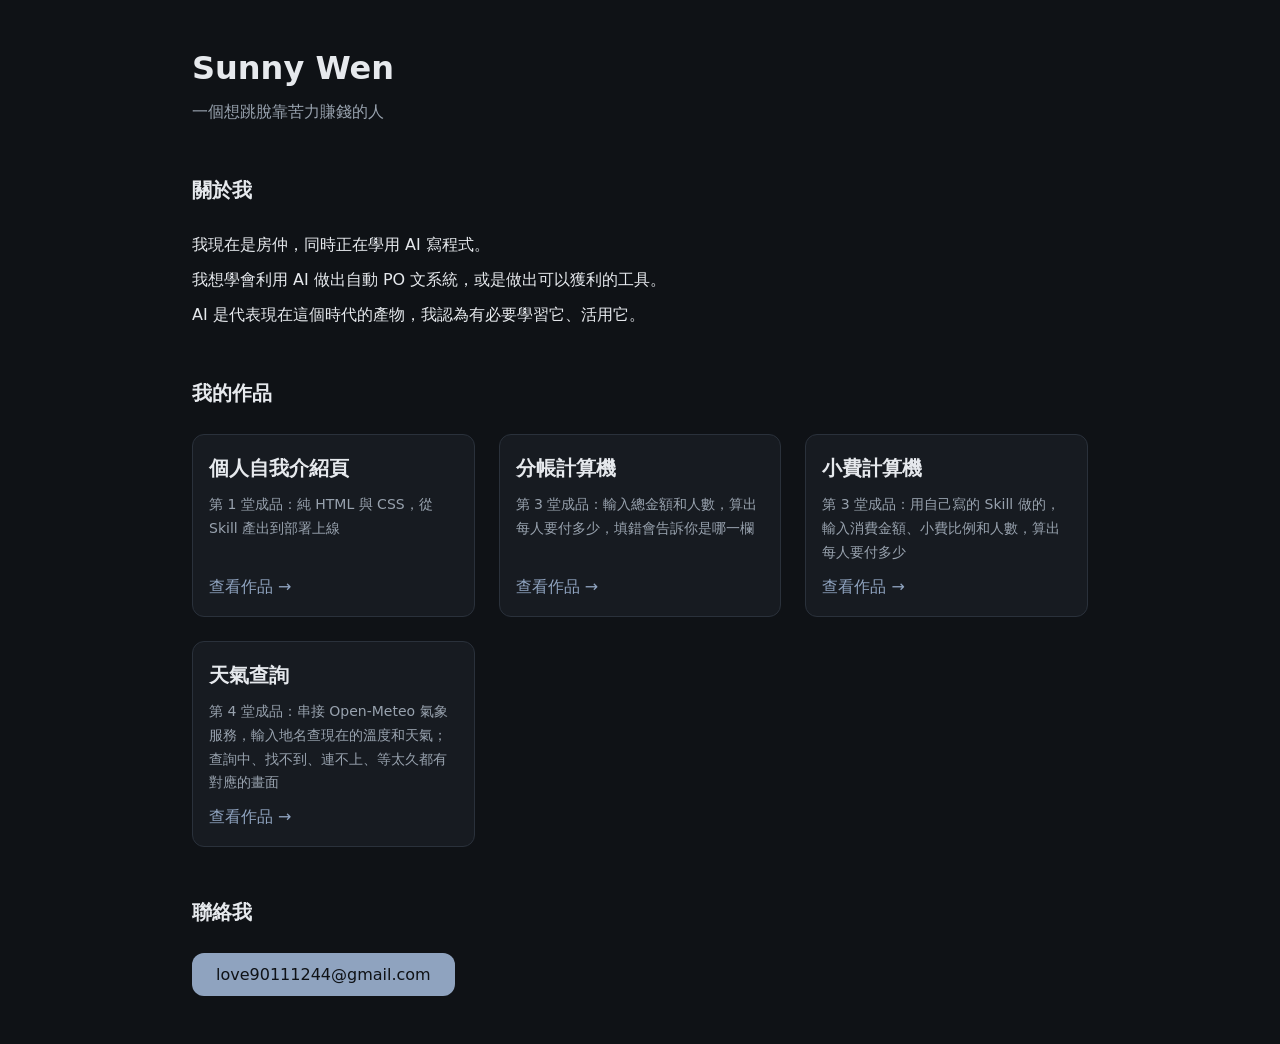
<file: index.html>
<!DOCTYPE html>
<html lang="zh-Hant">
<head>
  <meta charset="UTF-8">
  <meta name="viewport" content="width=device-width, initial-scale=1.0">
  <title>Sunny Wen · 作品集</title>
  <meta name="description" content="Sunny Wen 的作品集：一個想跳脫靠苦力賺錢的人，正在學用 AI 做出能獲利的工具。">
  <link rel="stylesheet" href="styles/design-tokens.css">
  <link rel="stylesheet" href="styles/main.css">
</head>
<body>
  <main class="page">

    <!-- 區塊：開頭 · 用途：名字與一句話介紹，讓人一眼知道我是誰 · 不建議刪，這是首頁的門面 -->
    <header class="hero">
      <h1 class="hero__name">Sunny Wen</h1>
      <p class="hero__tagline">一個想跳脫靠苦力賺錢的人</p>
    </header>

    <!-- 區塊：關於我 · 用途：三到四句說明我在做什麼、為什麼學 AI · 不需要可整段刪掉 -->
    <section class="about" aria-labelledby="about-title">
      <h2 class="section-title" id="about-title">關於我</h2>
      <p>我現在是房仲，同時正在學用 AI 寫程式。</p>
      <p>我想學會利用 AI 做出自動 PO 文系統，或是做出可以獲利的工具。</p>
      <p>AI 是代表現在這個時代的產物，我認為有必要學習它、活用它。</p>
    </section>

    <!-- 區塊：作品列表 · 用途：列出每週成品，之後每一堂的作品都加在這裡 · 不建議刪，這是作品集的核心 -->
    <section class="works" aria-labelledby="works-title">
      <h2 class="section-title" id="works-title">我的作品</h2>
      <ul class="works__list">
        <li class="work-card">
          <h3 class="work-card__title">個人自我介紹頁</h3>
          <p class="work-card__desc">第 1 堂成品：純 HTML 與 CSS，從 Skill 產出到部署上線</p>
          <a class="work-card__link" href="https://10-15-seven.vercel.app" target="_blank" rel="noopener">查看作品 →</a>
        </li>
        <li class="work-card">
          <h3 class="work-card__title">分帳計算機</h3>
          <p class="work-card__desc">第 3 堂成品：輸入總金額和人數，算出每人要付多少，填錯會告訴你是哪一欄</p>
          <a class="work-card__link" href="tools/split.html">查看作品 →</a>
        </li>
        <li class="work-card">
          <h3 class="work-card__title">小費計算機</h3>
          <p class="work-card__desc">第 3 堂成品：用自己寫的 Skill 做的，輸入消費金額、小費比例和人數，算出每人要付多少</p>
          <a class="work-card__link" href="tools/tip.html">查看作品 →</a>
        </li>
        <li class="work-card">
          <h3 class="work-card__title">天氣查詢</h3>
          <p class="work-card__desc">第 4 堂成品：串接 Open-Meteo 氣象服務，輸入地名查現在的溫度和天氣；查詢中、找不到、連不上、等太久都有對應的畫面</p>
          <a class="work-card__link" href="tools/weather.html" target="_blank" rel="noopener">查看作品 →</a>
        </li>
      </ul>
    </section>

    <!-- 區塊：聯絡方式 · 用途：讓看完的人找得到我 · 不需要可整段刪掉 -->
    <section class="contact" aria-labelledby="contact-title">
      <h2 class="section-title" id="contact-title">聯絡我</h2>
      <a class="contact__button" href="mailto:love90111244@gmail.com">love90111244@gmail.com</a>
    </section>

  </main>
</body>
</html>
</file>
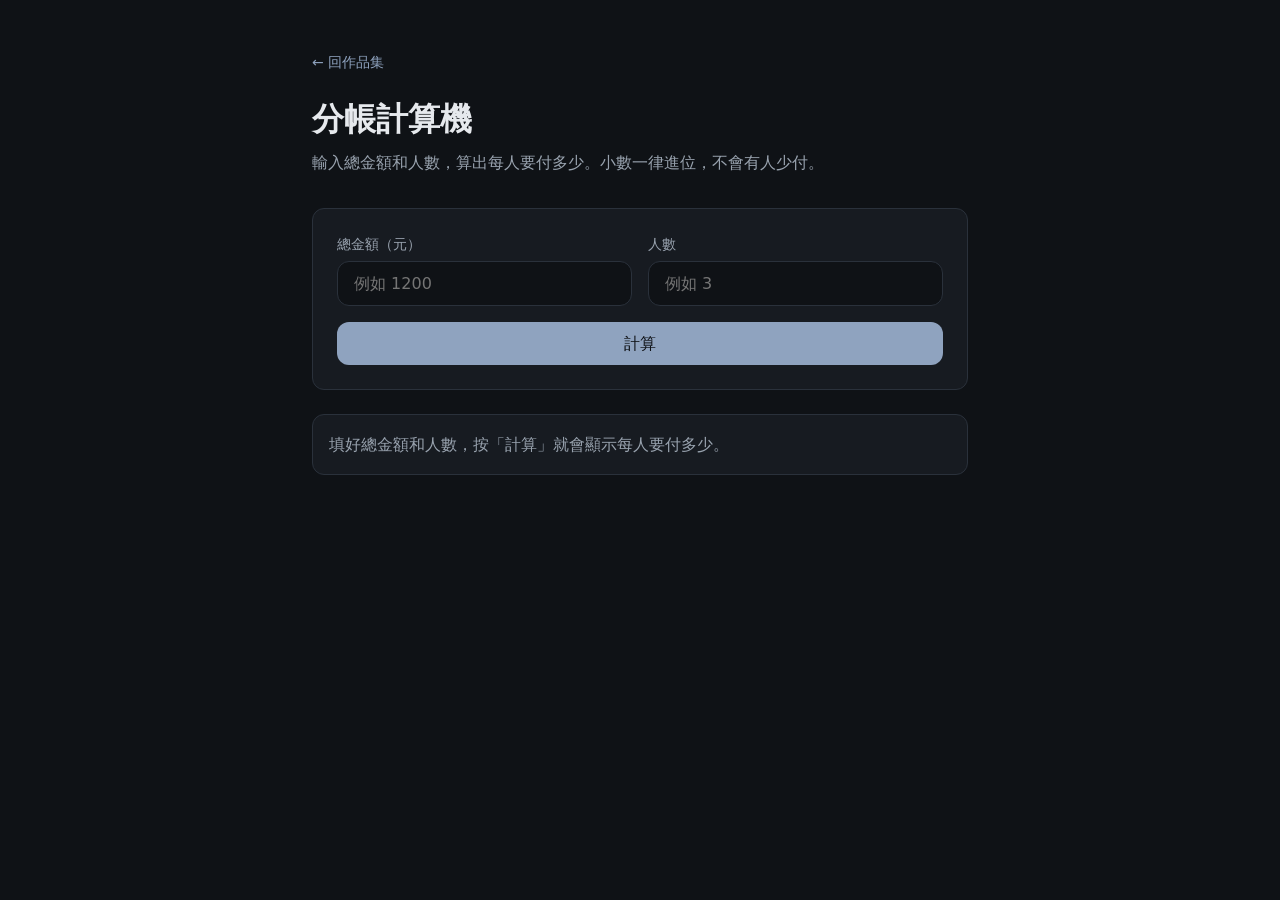
<file: tools/split.html>
<!DOCTYPE html>
<html lang="zh-Hant">
<head>
  <meta charset="UTF-8">
  <meta name="viewport" content="width=device-width, initial-scale=1.0">
  <title>分帳計算機 · Sunny Wen</title>
  <meta name="description" content="輸入總金額和人數，算出每人要付多少，小數一律進位。">
  <link rel="stylesheet" href="../styles/design-tokens.css">
  <link rel="stylesheet" href="../styles/main.css">
  <link rel="stylesheet" href="../styles/tools.css">
</head>
<body>
  <main class="page page--tool">

    <!-- 區塊：返回連結 · 用途：讓人從工具頁回到作品集首頁 · 不建議刪，否則手機上只能按上一頁 -->
    <a class="back-link" href="../index.html">← 回作品集</a>

    <!-- 區塊：工具標題 · 用途：說明這個工具做什麼、怎麼算 · 不建議刪 -->
    <header class="tool-header">
      <h1 class="tool-title">分帳計算機</h1>
      <p class="tool-intro">輸入總金額和人數，算出每人要付多少。小數一律進位，不會有人少付。</p>
    </header>

    <!-- 區塊：輸入表單 · 用途：兩個輸入欄加計算按鈕 · 不可刪，這是工具本體
         id（total、people、split-form、calc-button）是給 JS 找元素用的名牌，改了 scripts/split.js 要一起改 -->
    <form class="tool-form" id="split-form" novalidate>
      <div class="field">
        <label class="field__label" for="total">總金額（元）</label>
        <input class="field__input" id="total" name="total" type="text" inputmode="decimal" autocomplete="off" placeholder="例如 1200">
      </div>
      <div class="field">
        <label class="field__label" for="people">人數</label>
        <input class="field__input" id="people" name="people" type="text" inputmode="numeric" autocomplete="off" placeholder="例如 3">
      </div>
      <button class="tool-button" id="calc-button" type="submit">計算</button>
    </form>

    <!-- 區塊：結果 · 用途：顯示三種狀態（還沒填／填錯了／算出來了） · 不可刪
         id（result、result-main、result-detail）改了 scripts/split.js 要一起改；aria-live 讓螢幕閱讀器在內容改變時自動念出來 -->
    <section class="result result--empty" id="result" aria-live="polite">
      <p class="result__main" id="result-main">填好總金額和人數，按「計算」就會顯示每人要付多少。</p>
      <p class="result__detail" id="result-detail"></p>
    </section>

  </main>
  <script src="../scripts/split.js"></script>
</body>
</html>
</file>
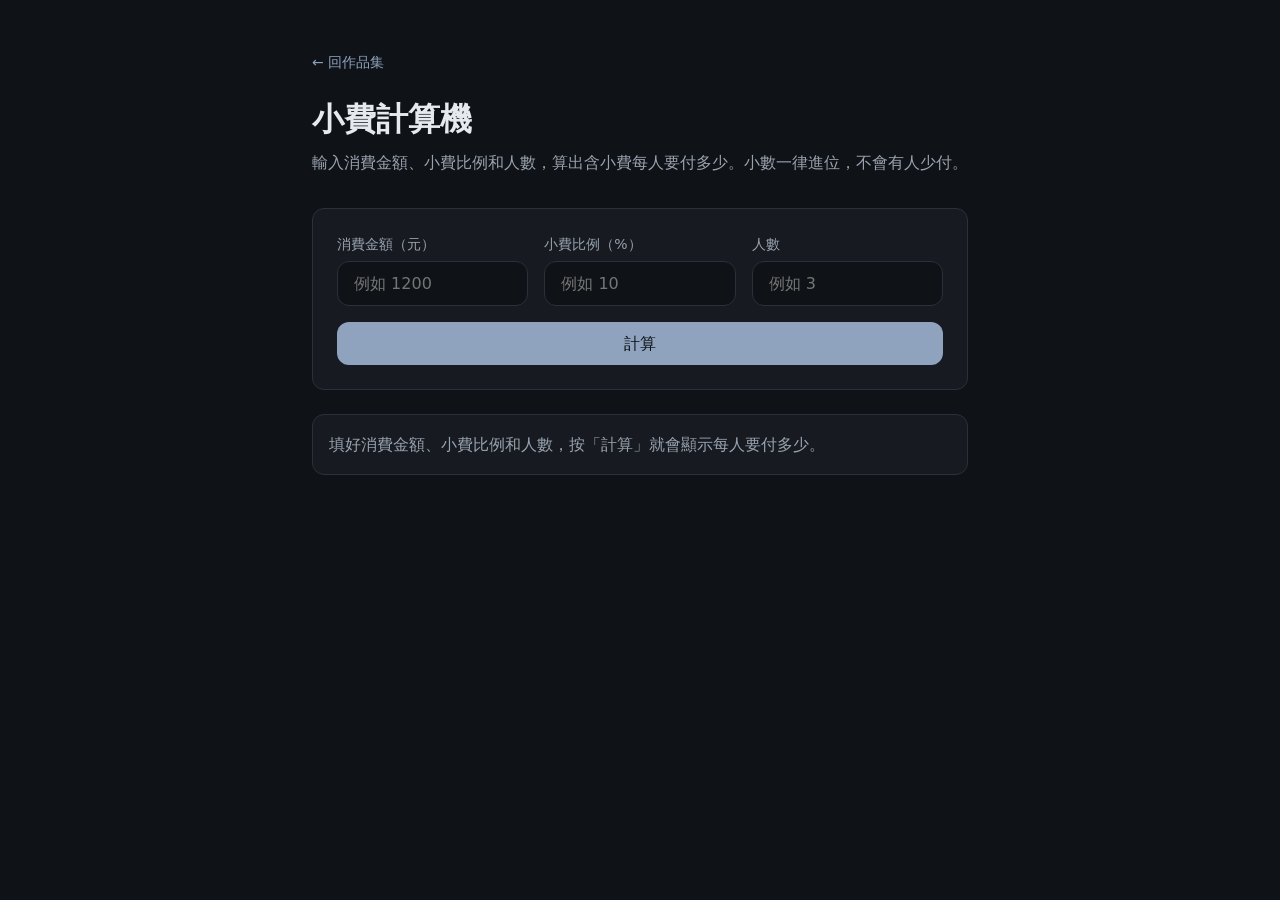
<file: tools/tip.html>
<!DOCTYPE html>
<html lang="zh-Hant">
<head>
  <meta charset="UTF-8">
  <meta name="viewport" content="width=device-width, initial-scale=1.0">
  <title>小費計算機 · Sunny Wen</title>
  <meta name="description" content="輸入消費金額、小費比例和人數，算出含小費每人要付多少，小數一律進位。">
  <link rel="stylesheet" href="../styles/design-tokens.css">
  <link rel="stylesheet" href="../styles/main.css">
  <link rel="stylesheet" href="../styles/tools.css">
</head>
<body>
  <main class="page page--tool">

    <!-- 區塊：返回連結 · 用途：讓人從工具頁回到作品集首頁 · 不建議刪，否則手機上只能按上一頁 -->
    <a class="back-link" href="../index.html">← 回作品集</a>

    <!-- 區塊：工具標題 · 用途：說明這個工具做什麼、怎麼算 · 不建議刪 -->
    <header class="tool-header">
      <h1 class="tool-title">小費計算機</h1>
      <p class="tool-intro">輸入消費金額、小費比例和人數，算出含小費每人要付多少。小數一律進位，不會有人少付。</p>
    </header>

    <!-- 區塊：輸入表單 · 用途：三個輸入欄加計算按鈕 · 不可刪，這是工具本體
         id（bill、tip-rate、people、tip-form、calc-button）是給 JS 找元素用的名牌，改了 scripts/tip.js 要一起改 -->
    <form class="tool-form tool-form--three" id="tip-form" novalidate>
      <div class="field">
        <label class="field__label" for="bill">消費金額（元）</label>
        <input class="field__input" id="bill" name="bill" type="text" inputmode="decimal" autocomplete="off" placeholder="例如 1200">
      </div>
      <div class="field">
        <label class="field__label" for="tip-rate">小費比例（%）</label>
        <input class="field__input" id="tip-rate" name="tip-rate" type="text" inputmode="decimal" autocomplete="off" placeholder="例如 10">
      </div>
      <div class="field">
        <label class="field__label" for="people">人數</label>
        <input class="field__input" id="people" name="people" type="text" inputmode="numeric" autocomplete="off" placeholder="例如 3">
      </div>
      <button class="tool-button" id="calc-button" type="submit">計算</button>
    </form>

    <!-- 區塊：結果 · 用途：顯示三種狀態（還沒填／填錯了／算出來了） · 不可刪
         id（result、result-main、result-detail）改了 scripts/tip.js 要一起改；aria-live 讓螢幕閱讀器在內容改變時自動念出來 -->
    <section class="result result--empty" id="result" aria-live="polite">
      <p class="result__main" id="result-main">填好消費金額、小費比例和人數，按「計算」就會顯示每人要付多少。</p>
      <p class="result__detail" id="result-detail"></p>
    </section>

  </main>
  <script src="../scripts/tip.js"></script>
</body>
</html>
</file>
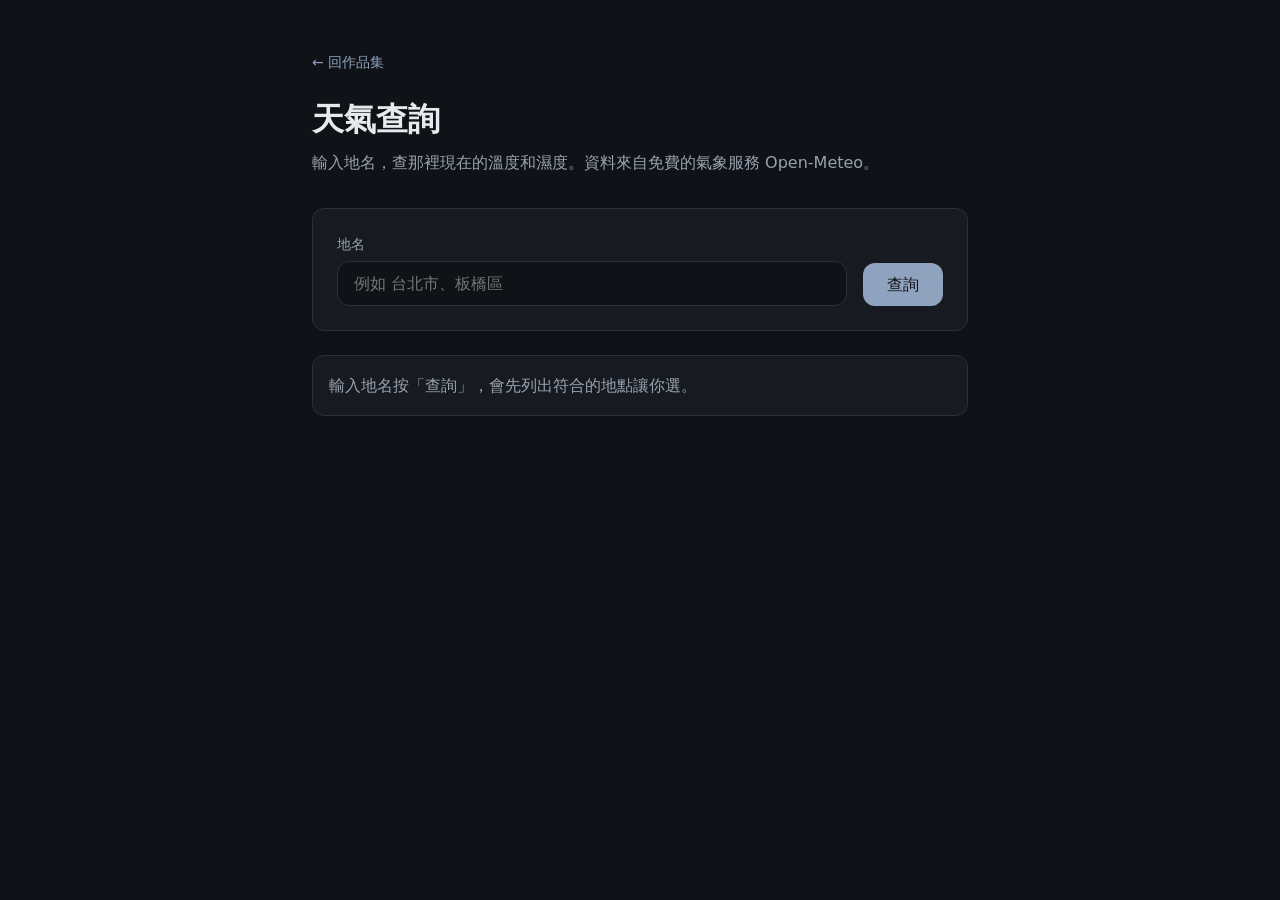
<file: tools/weather.html>
<!DOCTYPE html>
<html lang="zh-Hant">
<head>
  <meta charset="UTF-8">
  <meta name="viewport" content="width=device-width, initial-scale=1.0">
  <title>天氣查詢 · Sunny Wen</title>
  <meta name="description" content="輸入地名，查詢那裡現在的溫度和濕度。資料來自 Open-Meteo。">
  <link rel="stylesheet" href="../styles/design-tokens.css">
  <link rel="stylesheet" href="../styles/main.css">
  <link rel="stylesheet" href="../styles/tools.css">

  <!-- 天氣查詢專用樣式 · 只有這一頁用，所以寫在這個檔案裡，不放進共用的 tools.css -->
  <style>
    /* 區塊：搜尋表單 · 手機上輸入框和按鈕上下疊，寬螢幕並排 · 不可刪 */
    @media (min-width: 768px) {
      .tool-form--search {
        grid-template-columns: minmax(0, 1fr) auto;
        align-items: end;
      }

      .tool-form--search .tool-button {
        grid-column: auto;
      }
    }

    /* 區塊：地點清單 · 同名地點最多列 5 個讓人選，一個一行（Flexbox 直向） · 不可刪 */
    .place-list {
      display: flex;
      flex-direction: column;
      gap: var(--space-2);
      margin: var(--space-3) 0 0;
      padding: 0;
      list-style: none;
    }

    /* 每個地點是一顆整行的按鈕，手機上手指好按 */
    .place-button {
      width: 100%;
      padding: var(--space-2) var(--space-3);
      background: var(--color-bg);
      color: var(--color-text);
      border: 1px solid var(--color-border);
      border-radius: var(--radius);
      font: inherit;
      text-align: left;
      cursor: pointer;
    }

    .place-button:hover {
      border-color: var(--color-accent);
    }

    /* 地點後面的「新北市・台灣」用灰字，主角是地名 */
    .place-button__area {
      color: var(--color-text-muted);
      font-size: var(--text-sm);
    }

    .place-list:empty {
      display: none;
    }

    /* 狀態：查詢中 —— 灰字，告訴使用者「有在動，請等一下」 */
    .result--loading .result__main {
      color: var(--color-text-muted);
    }

    /* 狀態：找不到 —— 一般文字顏色，不用紅色，因為沒有人做錯事 */
    .result--nodata .result__main {
      color: var(--color-text);
    }

    /* 查詢中鎖住的按鈕變淡、游標變成「不能按」，避免重複送出 */
    .tool-button:disabled,
    .place-button:disabled {
      opacity: 0.6;
      cursor: not-allowed;
    }

    /* 重試按鈕跟上面的錯誤訊息隔開一點 */
    .retry-button {
      margin-top: var(--space-3);
    }
  </style>
</head>
<body>
  <main class="page page--tool">

    <!-- 區塊：返回連結 · 用途：讓人從工具頁回到作品集首頁 · 不建議刪，否則手機上只能按上一頁 -->
    <a class="back-link" href="../index.html">← 回作品集</a>

    <!-- 區塊：工具標題 · 用途：說明這個工具做什麼、資料從哪來 · 不建議刪 -->
    <header class="tool-header">
      <h1 class="tool-title">天氣查詢</h1>
      <p class="tool-intro">輸入地名，查那裡現在的溫度和濕度。資料來自免費的氣象服務 Open-Meteo。</p>
    </header>

    <!-- 區塊：搜尋表單 · 用途：一個地名輸入欄加查詢按鈕 · 不可刪，這是工具本體
         id（weather-form、place、search-button）是給下面的程式找元素用的名牌，改了要一起改 -->
    <form class="tool-form tool-form--search" id="weather-form" novalidate>
      <div class="field">
        <label class="field__label" for="place">地名</label>
        <input class="field__input" id="place" name="place" type="text" autocomplete="off" placeholder="例如 台北市、板橋區">
      </div>
      <button class="tool-button" id="search-button" type="submit">查詢</button>
    </form>

    <!-- 區塊：結果 · 用途：顯示四種狀態（查詢中／成功／找不到／出錯了），以及地點清單 · 不可刪
         id（result、result-main、result-detail、place-list、retry-button）改了下面的程式要一起改；aria-live 讓螢幕閱讀器在內容改變時自動念出來 -->
    <section class="result result--empty" id="result" aria-live="polite">
      <p class="result__main" id="result-main">輸入地名按「查詢」，會先列出符合的地點讓你選。</p>
      <p class="result__detail" id="result-detail"></p>
      <ul class="place-list" id="place-list"></ul>
      <!-- 重試按鈕：只有「出錯了」的時候出現，按了就把剛剛失敗的那一次再問一遍 -->
      <button class="tool-button retry-button" id="retry-button" type="button" hidden>重試</button>
    </section>

  </main>

  <!-- 區塊：查詢邏輯 · 用途：問氣象服務要資料、顯示在畫面上 · 不可刪 -->
  <script>
    // ---- 兩個 API 的窗口網址 ----
    // 第一個：把「地名」換成「經緯度」（氣象服務只認經緯度，不認地名）
    const GEOCODING_URL = "https://geocoding-api.open-meteo.com/v1/search";
    // 第二個：用經緯度問現在的天氣
    const FORECAST_URL = "https://api.open-meteo.com/v1/forecast";

    // ---- 台灣縣市對照表 ----
    // 為什麼要這張表：這個免費服務的中文地名不齊，打「苗栗」「台中」查不到，
    // 打英文 Miaoli、Taichung 才查得到。所以打中文縣市名時，先換成英文再去問。
    // 雲林、澎湖、連江查英文會找錯地方，改用縣政府所在地（斗六、馬公、南竿）。
    // 新竹、嘉義的「縣」和「市」是不同地方，所以分開列。
    // 每一筆都實際查過、確定找得到台灣那一個（2026-11-11）。不需要可整段刪掉，刪了只是中文縣市名可能查不到。
    const TAIWAN_COUNTIES = {
      "基隆": "Keelung",
      "台北": "Taipei",
      "新北": "New Taipei",
      "桃園": "Taoyuan",
      "新竹市": "Hsinchu",
      "新竹縣": "Zhubei",
      "新竹": "Hsinchu",
      "苗栗": "Miaoli",
      "台中": "Taichung",
      "彰化": "Changhua",
      "南投": "Nantou",
      "雲林": "Douliu",
      "嘉義市": "Chiayi",
      "嘉義縣": "Taibao",
      "嘉義": "Chiayi",
      "台南": "Tainan",
      "高雄": "Kaohsiung",
      "屏東": "Pingtung",
      "宜蘭": "Yilan",
      "花蓮": "Hualien",
      "台東": "Taitung",
      "澎湖": "Magong",
      "金門": "Kinmen",
      "連江": "Nangan",
      "馬祖": "Nangan"
    };

    // 把使用者打的字查表：「臺」一律當「台」，有「縣／市」的先照全名找，找不到再去掉「縣／市」找
    // 查到回傳英文名，沒查到回傳空字串（就照原本打的字去問）
    function findCounty(name) {
      const normalized = name.replace(/臺/g, "台");
      if (TAIWAN_COUNTIES[normalized]) {
        return TAIWAN_COUNTIES[normalized];
      }
      const short = normalized.replace(/[縣市]$/, "");
      return TAIWAN_COUNTIES[short] || "";
    }

    // ---- 拿到畫面上的元素（id 要跟上面 HTML 一模一樣） ----
    const form = document.getElementById("weather-form");
    const placeInput = document.getElementById("place");
    const searchButton = document.getElementById("search-button");
    const result = document.getElementById("result");
    const resultMain = document.getElementById("result-main");
    const resultDetail = document.getElementById("result-detail");
    const placeList = document.getElementById("place-list");
    const retryButton = document.getElementById("retry-button");

    const emptyText = resultMain.textContent; // 一打開時的提示，清掉錯誤後要回到這句

    // ---- 記住「剛剛失敗的是哪一次查詢」，按重試就再做一次 ----
    let lastAction = null;
    // 是否正在等對方回答：等的時候不接受新的查詢，避免連按好幾次
    let busy = false;

    // ---- 切換結果框的外觀，並重播淡入動畫 ----
    // state 有五種：empty（一打開）、loading（查詢中）、success（成功）、nodata（找不到）、error（出錯了）
    // canRetry 是 true 時才顯示「重試」按鈕
    function showResult(state, main, detail, canRetry) {
      result.className = "result result--" + state;
      resultMain.textContent = main;
      resultDetail.textContent = detail || "";
      retryButton.hidden = !canRetry;
      void result.offsetWidth; // 讓瀏覽器重新算一次，動畫才會重播
      result.classList.add("is-updated");
    }

    // ---- 查詢中：鎖住所有按鈕，按鈕上的字改成「查詢中…」 ----
    function setBusy(on) {
      busy = on;
      searchButton.disabled = on;
      searchButton.textContent = on ? "查詢中…" : "查詢";
      placeList.querySelectorAll("button").forEach(function (button) {
        button.disabled = on;
      });
    }

    // ---- 時間設定 · 最壞情況：8 秒（第一次逾時）+ 1 秒（等一下）+ 8 秒（重試又逾時）= 17 秒，不超過 20 秒 ----
    // 改這三個數字前，先重算一次最壞情況，不可以超過 20 秒
    const TIMEOUT_MS = 8000;     // 單次請求最多等 8 秒
    const MAX_RETRIES = 1;       // 失敗後最多再試 1 次
    const RETRY_DELAY_MS = 1000; // 重試前先等 1 秒

    // ---- 把「哪一種失敗」寫成一個物件丟出去，下面才能依種類顯示不同的話 ----
    // kind 有五種：timeout（逾時）、network（連不上）、server（5xx）、client（4xx）、baddata（回了看不懂的東西）
    function fail(kind, detail) {
      const error = new Error(kind);
      error.kind = kind;
      error.detail = detail || "";
      return error;
    }

    // 等一段時間（重試前用）
    function wait(ms) {
      return new Promise(function (resolve) { setTimeout(resolve, ms); });
    }

    // ---- 問一次 API：有 8 秒截止時間、一定檢查 res.ok、把錯誤分類 ----
    // fetch 本身永遠不會逾時，所以用 AbortController 自己計時，時間到就喊停
    // fetch 只有「連不上」才丟錯誤；對方回 400、500 時 fetch 一樣算「成功」，所以要自己看 res.ok
    async function getJSONOnce(url) {
      const controller = new AbortController();
      let timedOut = false;
      const timer = setTimeout(function () {
        timedOut = true;
        controller.abort();
      }, TIMEOUT_MS);

      try {
        let res;
        try {
          res = await fetch(url, { signal: controller.signal });
        } catch (error) {
          // 是我們自己喊停的 → 逾時；其他（通常是 TypeError）→ 連不上
          if (timedOut) throw fail("timeout");
          throw fail("network", error.message);
        }

        if (res.status >= 500) {
          throw fail("server", "HTTP " + res.status);
        }
        if (!res.ok) {
          // 4xx：對方說「你問的方式不對」。對方的 reason 可能是英文天書，只印到 Console 給開發的人看
          let reason = "";
          try {
            const body = await res.json();
            reason = body && body.reason ? body.reason : "";
          } catch (ignore) {
            reason = "(對方沒有附上 JSON 說明)";
          }
          console.error("[天氣查詢] 對方回 HTTP " + res.status + "，reason：", reason);
          throw fail("client", "HTTP " + res.status);
        }

        try {
          return await res.json(); // 收 JSON 這段也算在 8 秒裡，收到一半卡住一樣會被喊停
        } catch (error) {
          if (timedOut) throw fail("timeout");
          throw fail("baddata", error.message);
        }
      } finally {
        clearTimeout(timer); // 不管成功失敗都把計時器關掉
      }
    }

    // ---- 問 API（含重試）：逾時、連不上、5xx 會等 1 秒再試 1 次；4xx 不重試 ----
    // onRetry：要重試時呼叫，讓畫面改成「重試中」
    async function getJSON(url, onRetry) {
      for (let attempt = 0; ; attempt++) {
        try {
          return await getJSONOnce(url);
        } catch (error) {
          const retryable = error.kind === "timeout" || error.kind === "network" || error.kind === "server";
          if (!retryable || attempt >= MAX_RETRIES) throw error;
          console.warn("[天氣查詢] 第 " + (attempt + 1) + " 次失敗（" + error.kind + "），" + RETRY_DELAY_MS / 1000 + " 秒後重試");
          if (onRetry) onRetry(error);
          await wait(RETRY_DELAY_MS);
        }
      }
    }

    // ---- 每一種失敗要對使用者說的話 · retry：要不要給「重試」按鈕 ----
    const FAILURE_TEXT = {
      timeout: {
        main: "等太久了，氣象服務超過 8 秒沒回應（已自動重試 1 次）。",
        detail: "可能是對方忙線或網路很慢，等一下再按「重試」。",
        retry: true
      },
      network: {
        main: "連不上氣象服務（已自動重試 1 次）。",
        detail: "請檢查網路有沒有連上（Wi-Fi、行動數據），再按「重試」。",
        retry: true
      },
      server: {
        main: "氣象服務暫時有問題（已自動重試 1 次）。",
        detail: "這是對方那邊的狀況，不是你做錯。過一會兒再按「重試」。",
        retry: true
      },
      client: {
        main: "查詢的設定有問題，氣象服務看不懂這次的問法。",
        detail: "這是這個工具本身的設定錯誤，重按也一樣，需要修改程式。",
        retry: false
      },
      baddata: {
        main: "氣象服務回傳的資料看不懂，沒辦法顯示。",
        detail: "可能是對方暫時出狀況，可以按「重試」看看。",
        retry: true
      }
    };

    // ---- 出錯了：依失敗種類顯示對應的話，不把 API 的技術原因秀出來 ----
    function showFailure(error) {
      const kind = error && error.kind;
      const text = FAILURE_TEXT[kind];
      if (!text) {
        // 不在五種裡的意外（例如程式本身寫錯）：原因印到 Console，畫面一樣要給說法，不可以停在轉圈
        console.error("[天氣查詢] 未分類的錯誤：", error);
        showResult("error", "發生了預期外的問題。", "可以按「重試」，若一直出現請回報。", true);
        return;
      }
      showResult("error", text.main, text.detail, text.retry);
    }

    // ---- 重試中：畫面告訴使用者第一次沒成功、正在再試一次 ----
    const RETRY_REASON = {
      timeout: "等太久沒回應",
      network: "連不上",
      server: "氣象服務暫時有問題"
    };
    function showRetrying(error) {
      showResult(
        "loading",
        "第一次" + (RETRY_REASON[error.kind] || "沒成功") + "，重試中…",
        "最多再等 " + (RETRY_DELAY_MS + TIMEOUT_MS) / 1000 + " 秒。"
      );
    }

    // ---- 天氣代碼對照表（WMO 代碼）----
    // 來源：Open-Meteo 官方文件 https://open-meteo.com/en/docs 的「WMO Weather interpretation codes」表，
    // 使用者看英文原文自己查的（2026-11-11），29 個代碼每個各自翻，不分組 —— 小雨和大雨對要不要出門差很多。
    // 注意：Chrome 自動翻譯會翻錯（例如把 51 毛毛雨和 61 雨都翻成「小雨」），要改請對照英文原文。
    // 96、99 只有少數氣象模型會回，其他模型下冰雹時回 95 或 97。不可刪，刪了畫面會變回數字。
    const WEATHER_CODES = {
      0: "晴朗",            // Clear sky
      1: "大致晴朗",        // Mainly clear
      2: "局部多雲",        // Partly cloudy
      3: "陰天",            // Overcast
      45: "霧",             // Fog
      48: "霧凇",           // Depositing rime fog（會結冰的霧）
      51: "小毛毛雨",       // Light drizzle
      53: "毛毛雨",         // Moderate drizzle
      55: "大毛毛雨",       // Dense drizzle
      56: "小凍毛毛雨",     // Light freezing drizzle
      57: "大凍毛毛雨",     // Dense freezing drizzle
      61: "小雨",           // Slight rain
      63: "中雨",           // Moderate rain
      65: "大雨",           // Heavy rain
      66: "小凍雨",         // Light freezing rain
      67: "大凍雨",         // Heavy freezing rain
      71: "小雪",           // Slight snowfall
      73: "中雪",           // Moderate snowfall
      75: "大雪",           // Heavy snowfall
      77: "米雪",           // Snow grains（很小的雪粒）
      80: "小陣雨",         // Slight rain showers
      81: "陣雨",           // Moderate rain showers
      82: "強陣雨",         // Violent rain showers
      85: "小陣雪",         // Slight snow showers
      86: "大陣雪",         // Heavy snow showers
      95: "雷雨",           // Thunderstorm
      96: "雷雨夾小冰雹",   // Thunderstorm with slight hail
      97: "強雷雨",         // Heavy thunderstorm
      99: "雷雨夾大冰雹"    // Thunderstorm with heavy hail
    };

    // 把代碼換成中文；表上沒有的代碼不要亂猜，老實說「未知」並附上數字，之後才查得到是哪一個
    function describeWeather(code) {
      return WEATHER_CODES[code] || "天氣狀況未知（代碼 " + code + "）";
    }

    // ---- 把一個地點組成「新北市・台灣」這樣的說明 ----
    function describeArea(place) {
      return [place.admin2, place.country].filter(Boolean).join("・");
    }

    // ---- 第一步：用地名找地點，最多列 5 個 ----
    async function searchPlaces() {
      if (busy) return; // 正在查，這次不算

      const name = placeInput.value.trim();
      placeList.innerHTML = "";

      if (name === "") {
        placeInput.setAttribute("aria-invalid", "true");
        showResult("error", "「地名」還沒填，請輸入想查的地方，例如 台北市。");
        return;
      }

      // 是台灣縣市就換成英文、只找台灣；不是就照原本打的字找全世界
      const county = findCounty(name);
      const query = county || name;
      const url = GEOCODING_URL + "?name=" + encodeURIComponent(query) + "&count=5&language=zh&format=json"
        + (county ? "&countryCode=TW" : "");

      lastAction = searchPlaces;
      setBusy(true);
      showResult("loading", "正在找「" + name + "」…");

      let data;
      try {
        data = await getJSON(url, showRetrying);
      } catch (error) {
        showFailure(error);
        return;
      } finally {
        setBusy(false);
      }

      const places = data.results || [];

      // 找不到：不是錯誤，沒有人做錯事，所以不用紅色，給一個下一步的建議
      if (places.length === 0) {
        showResult(
          "nodata",
          "找不到「" + name + "」這個地方。",
          "試試加上「市」或「區」（例如 板橋區），或改打英文名（例如 Toufen）。"
        );
        return;
      }

      showResult("empty", "找到 " + places.length + " 個地點，點一個看天氣：");

      places.forEach(function (place) {
        const item = document.createElement("li");
        const button = document.createElement("button");
        button.type = "button";
        button.className = "place-button";
        button.textContent = place.name + " ";

        const area = document.createElement("span");
        area.className = "place-button__area";
        area.textContent = describeArea(place);
        button.appendChild(area);

        button.addEventListener("click", function () {
          showWeather(place);
        });

        item.appendChild(button);
        placeList.appendChild(item);
      });
    }

    // ---- 第二步：用選到的地點的經緯度問天氣 ----
    async function showWeather(place) {
      if (busy) return;

      const url = FORECAST_URL
        + "?latitude=" + place.latitude
        + "&longitude=" + place.longitude
        + "&current=temperature_2m,relative_humidity_2m,weather_code"
        + "&timezone=auto";

      lastAction = function () { showWeather(place); };
      placeList.innerHTML = "";
      setBusy(true);
      showResult("loading", "正在查「" + place.name + "」現在的天氣…");

      let data;
      try {
        data = await getJSON(url, showRetrying);
      } catch (error) {
        showFailure(error);
        return;
      } finally {
        setBusy(false);
      }

      // 對方有回話、但少了我們要的資料，也當成出錯，不要讓 undefined 出現在畫面上
      const now = data.current;
      if (!now || now.temperature_2m === undefined) {
        showFailure(fail("baddata", "缺少 current.temperature_2m"));
        return;
      }

      showResult(
        "success",
        place.name + " 現在 " + now.temperature_2m + "°C・" + describeWeather(now.weather_code),
        "濕度 " + now.relative_humidity_2m + "%・" + describeArea(place)
      );
    }

    // ---- 事件：按鈕直接接 click，表單接 submit（按 Enter） ----
    searchButton.addEventListener("click", function (event) {
      event.preventDefault();
      searchPlaces();
    });

    form.addEventListener("submit", function (event) {
      event.preventDefault();
      searchPlaces();
    });

    // 重試：把剛剛失敗的那一次再做一遍
    retryButton.addEventListener("click", function () {
      if (lastAction) lastAction();
    });

    // 改了地名，「還沒填」的紅字馬上消失，回到一開始的提示
    placeInput.addEventListener("input", function () {
      if (placeInput.getAttribute("aria-invalid") === "true") {
        placeInput.removeAttribute("aria-invalid");
        showResult("empty", emptyText);
      }
    });
  </script>
</body>
</html>
</file>
<file: styles/design-tokens.css>
/* ============================================================
   設計規範 · 石板藍灰 · 深色底

   整個網站只有這一個檔案可以出現具體的數值。
   其他 CSS 檔案一律用 var(--名字) 來取用。

   這份是起點，之後要改主色只要改 --color-accent 那一行
   （hover 那一行記得一起換成同色系亮一階的顏色）。
   ============================================================ */

:root {
  /* ---- 顏色 ------------------------------------------------
     命名講用途，不講長相：叫 --color-blue 的話，
     哪天改成綠色，名字就變成謊話了。
     底色用帶一點藍的近黑，比純黑柔和，長時間看眼睛比較不累。 */

  --color-bg: #0f1216;          /* 頁面底色：帶冷藍的近黑 */
  --color-surface: #171b21;     /* 卡片、區塊底色：比頁面底亮一階，才分得出層次 */
  --color-border: #2a313b;      /* 分隔線、外框：只比卡片亮一點，存在感低 */

  --color-text: #e6e9ed;        /* 主要文字：不用純白，深底上純白會刺眼 */
  --color-text-muted: #98a2ae;  /* 次要文字：說明、日期。仍要在深底上讀得清楚 */

  --color-accent: #8fa3bf;      /* 主色：石板藍灰，連結、按鈕、重點 */
  --color-accent-hover: #a9bbd3;/* 主色滑過：同色系亮一階，深底上變亮才看得出來 */

  --color-error: #e58a8a;       /* 錯誤訊息：偏柔的紅，深底上看得清楚但不刺眼 */

  /* ---- 字級 ------------------------------------------------
     先定四級，不夠再加。每多一級就多一次「該用哪個」的猶豫。
     用 rem：使用者把瀏覽器字放大時，整站會跟著放大。         */

  --text-sm: 0.875rem;   /* 14px · 註記、日期 */
  --text-base: 1rem;     /* 16px · 內文。不要小於這個，手機上會看不清楚 */
  --text-lg: 1.25rem;    /* 20px · 小標、作品標題 */
  --text-xl: 2rem;       /* 32px · 大標、名字 */

  /* ---- 間距 ------------------------------------------------
     全部是 4px 的倍數：眼睛看得出 16 跟 24 的差別，
     看不出 17 跟 18 的差別，所以不要有 17 這種數字。          */

  --space-1: 0.25rem;   /*  4px · 文字與小圖示之間 */
  --space-2: 0.5rem;    /*  8px · 同一組裡的元素之間 */
  --space-3: 1rem;      /* 16px · 卡片內距、手機左右留白 */
  --space-4: 1.5rem;    /* 24px · 卡片與卡片之間 */
  --space-5: 2rem;      /* 32px · 區塊標題與內容之間 */
  --space-6: 3rem;      /* 48px · 區塊與區塊之間 */

  /* ---- 其他 ------------------------------------------------ */

  /* 圓角：全站用同一個，不要這裡 8 那裡 16，看起來會像拼湊的 */
  --radius: 12px;

  /* 內容最寬到哪：一行字太長眼睛換行會找不到下一行 */
  --max-width: 720px;

  /* 動畫：結果出現時淡入並往上浮一點。
     0.3 秒剛好看得出「有變化」，又不會讓人等。 */
  --motion-fade: 0.3s;
  --motion-rise: 6px;

  /* 字體堆疊：只用系統內建字體，不載入任何外部字體檔。
     載入慢，而且離線或被擋住的時候整頁的字會變樣。 */
  --font-sans:
    system-ui, -apple-system, "Segoe UI", Roboto,
    "Noto Sans TC", "PingFang TC", "Microsoft JhengHei", sans-serif;
}

/* ---- 斷點備忘 ----------------------------------------------
   CSS 變數不能用在 @media 裡面，所以斷點只能寫在這裡當備忘，
   實際使用時要自己打數字。

     @media (min-width: 768px)   平板直放以上
     @media (min-width: 1024px)  平板橫放、小筆電以上

   一律「先寫窄的，再往上加寬的」。
   反過來寫的話，手機上會先套到桌機的規則再被蓋掉，
   而手機是多數人打開你網站的方式。
   ------------------------------------------------------------ */
</file>
<file: styles/main.css>
/* 全站基礎：寬度包含內距與外框，算好的版面才不會被撐爆 · 不可刪 */
* {
  box-sizing: border-box;
}

/* 全站基礎：底色、文字色、字體都從設計規範來 · 不可刪 */
body {
  margin: 0;
  background: var(--color-bg);
  color: var(--color-text);
  font-family: var(--font-sans);
  font-size: var(--text-base);
  line-height: 1.7;
}

/* 版面容器：限制內容最寬、左右留白，手機上字不會貼邊 · 不可刪 */
.page {
  max-width: var(--max-width);
  margin: 0 auto;
  padding: var(--space-6) var(--space-3);
}

/* 共用：每個區塊的標題 · 不可刪，下面三個區塊都在用 */
.section-title {
  margin: 0 0 var(--space-4);
  font-size: var(--text-lg);
}

/* 共用：區塊之間的距離 · 不可刪 */
.about,
.works,
.contact {
  margin-top: var(--space-6);
}

/* 區塊：開頭 · 用途：名字與一句話介紹 · 刪掉 HTML 的開頭區塊後可一起刪 */
.hero__name {
  margin: 0;
  font-size: var(--text-xl);
  line-height: 1.3;
}

.hero__tagline {
  margin: var(--space-2) 0 0;
  color: var(--color-text-muted);
}

/* 區塊：關於我 · 用途：段落間距 · 刪掉 HTML 的關於我區塊後可一起刪 */
.about p {
  margin: 0 0 var(--space-2);
}

/* 區塊：作品列表 · 用途：作品卡片的棋盤排列（Grid） · 刪掉 HTML 的作品列表後可一起刪 */
.works__list {
  display: grid;
  grid-template-columns: 1fr;
  gap: var(--space-4);
  margin: 0;
  padding: 0;
  list-style: none;
}

.work-card {
  display: flex;
  flex-direction: column;
  gap: var(--space-2);
  padding: var(--space-3);
  background: var(--color-surface);
  border: 1px solid var(--color-border);
  border-radius: var(--radius);
}

.work-card__title {
  margin: 0;
  font-size: var(--text-lg);
}

.work-card__desc {
  margin: 0;
  color: var(--color-text-muted);
  font-size: var(--text-sm);
}

.work-card__link {
  margin-top: auto;
  color: var(--color-accent);
  text-decoration: none;
}

.work-card__link:hover {
  color: var(--color-accent-hover);
  text-decoration: underline;
}

/* 區塊：聯絡方式 · 用途：email 按鈕，長網址會自動斷行不撐出橫向捲軸 · 刪掉 HTML 的聯絡區塊後可一起刪 */
.contact__button {
  display: inline-block;
  max-width: 100%;
  padding: var(--space-2) var(--space-4);
  background: var(--color-accent);
  color: var(--color-bg);
  border-radius: var(--radius);
  text-decoration: none;
  font-weight: 500;
  overflow-wrap: anywhere;
}

.contact__button:hover {
  background: var(--color-accent-hover);
}

/* 斷點：平板直放以上，作品列表兩欄 */
@media (min-width: 768px) {
  .page {
    padding: var(--space-6) var(--space-5);
  }

  .works__list {
    grid-template-columns: repeat(2, minmax(0, 1fr));
  }
}

/* 斷點：平板橫放、小筆電以上，內容放寬、作品列表三欄 */
@media (min-width: 1024px) {
  .page {
    max-width: 960px;
  }

  .works__list {
    grid-template-columns: repeat(3, minmax(0, 1fr));
  }
}
</file>
<file: styles/tools.css>
/* 小工具頁共用樣式（分帳、小費⋯⋯之後的互動工具都用這份）
   基礎設定（box-sizing、body、.page）沿用 main.css，這裡只放工具專用的部分。
   所有數值都從 design-tokens.css 的變數來。 */

/* 版面：工具頁內容不需要太寬，桌機也維持窄欄，眼睛不用左右掃 · 不可刪 */
.page--tool {
  max-width: var(--max-width);
}

/* 區塊：返回連結 · 刪掉 HTML 的返回連結後可一起刪 */
.back-link {
  color: var(--color-accent);
  font-size: var(--text-sm);
  text-decoration: none;
}

.back-link:hover {
  color: var(--color-accent-hover);
  text-decoration: underline;
}

/* 區塊：工具標題 · 刪掉 HTML 的工具標題後可一起刪 */
.tool-header {
  margin-top: var(--space-4);
}

.tool-title {
  margin: 0;
  font-size: var(--text-xl);
  line-height: 1.3;
}

.tool-intro {
  margin: var(--space-2) 0 0;
  color: var(--color-text-muted);
}

/* 區塊：輸入表單 · 用途：手機上欄位一個疊一個（Grid 一欄） · 不可刪 */
.tool-form {
  display: grid;
  gap: var(--space-3);
  margin-top: var(--space-5);
  padding: var(--space-3);
  background: var(--color-surface);
  border: 1px solid var(--color-border);
  border-radius: var(--radius);
}

/* 單一欄位：標籤在上、輸入框在下（Flexbox 直向） */
.field {
  display: flex;
  flex-direction: column;
  gap: var(--space-1);
}

.field__label {
  color: var(--color-text-muted);
  font-size: var(--text-sm);
}

.field__input {
  width: 100%;
  padding: var(--space-2) var(--space-3);
  background: var(--color-bg);
  color: var(--color-text);
  border: 1px solid var(--color-border);
  border-radius: var(--radius);
  font: inherit;
}

.field__input:focus {
  border-color: var(--color-accent);
  outline: 2px solid var(--color-accent);
  outline-offset: 2px;
}

/* 填錯的那一欄框線變紅，使用者一眼看到要改哪裡 */
.field__input[aria-invalid="true"] {
  border-color: var(--color-error);
}

.tool-button {
  padding: var(--space-2) var(--space-4);
  background: var(--color-accent);
  color: var(--color-bg);
  border: 0;
  border-radius: var(--radius);
  font: inherit;
  font-weight: 500;
  cursor: pointer;
}

.tool-button:hover {
  background: var(--color-accent-hover);
}

/* 區塊：結果 · 用途：同一個框，用 class 切換三種狀態的外觀 · 不可刪 */
.result {
  margin-top: var(--space-4);
  padding: var(--space-3);
  background: var(--color-surface);
  border: 1px solid var(--color-border);
  border-radius: var(--radius);
}

.result__main {
  margin: 0;
}

.result__detail {
  margin: var(--space-1) 0 0;
  color: var(--color-text-muted);
  font-size: var(--text-sm);
}

/* 結果裡沒有說明文字時不佔空間 */
.result__detail:empty {
  display: none;
}

/* 狀態一：還沒填 —— 灰字提示怎麼用 */
.result--empty .result__main {
  color: var(--color-text-muted);
}

/* 狀態二：填錯了 —— 紅框紅字，講清楚是哪一欄、哪裡不對 */
.result--error {
  border-color: var(--color-error);
}

.result--error .result__main {
  color: var(--color-error);
}

/* 狀態三：算出來了 —— 金額放大、用主色 */
.result--success .result__main {
  color: var(--color-accent);
  font-size: var(--text-xl);
  font-weight: 600;
  line-height: 1.3;
}

/* 動畫：結果更新時淡入並往上浮，讓人知道畫面有變 · 可刪，刪了只是沒有動畫 */
.result.is-updated {
  animation: result-in var(--motion-fade) ease-out;
}

@keyframes result-in {
  from {
    opacity: 0;
    transform: translateY(var(--motion-rise));
  }
  to {
    opacity: 1;
    transform: translateY(0);
  }
}

/* 使用者在系統設定裡關掉動態效果的話，就不要動 · 不可刪（無障礙） */
@media (prefers-reduced-motion: reduce) {
  .result.is-updated {
    animation: none;
  }
}

/* 斷點：平板直放以上，兩個欄位並排，按鈕橫跨整排 */
@media (min-width: 768px) {
  .tool-form {
    grid-template-columns: repeat(2, minmax(0, 1fr));
    padding: var(--space-4);
  }

  .tool-button {
    grid-column: 1 / -1;
  }
}

/* 小費計算機專用（tools/tip.html）：三個欄位，桌機一排三格，按鈕橫跨整排 · 刪了 tip.html 後可一起刪 */
@media (min-width: 768px) {
  .tool-form--three {
    grid-template-columns: repeat(3, minmax(0, 1fr));
  }
}
</file>
